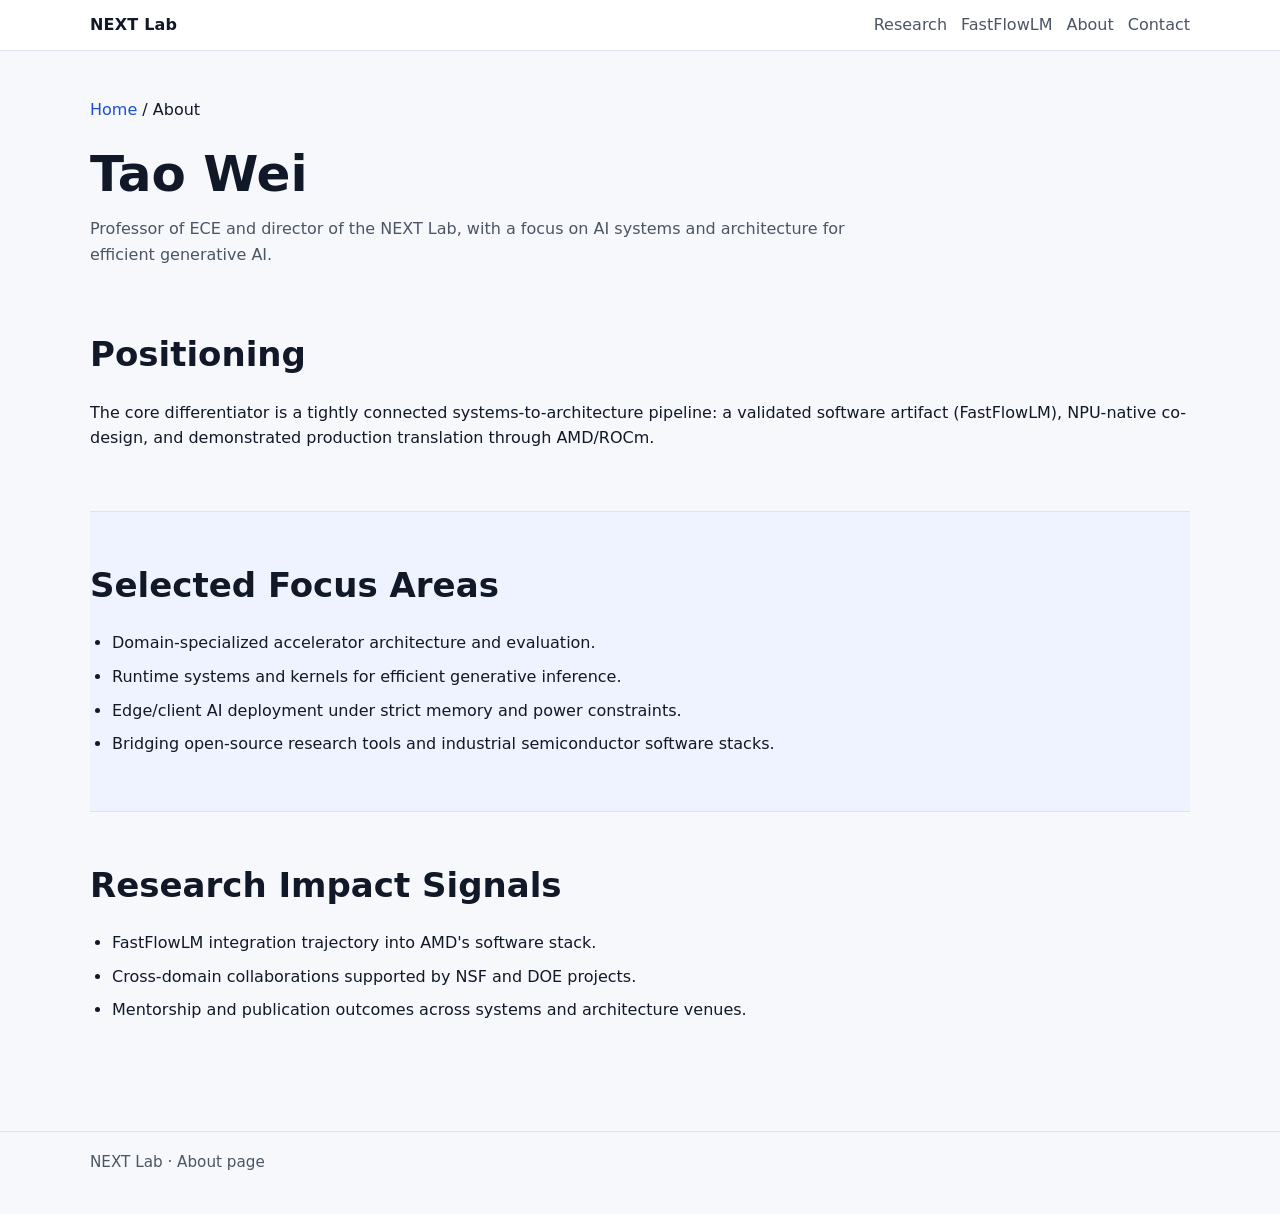
<file: about.html>
<!doctype html>
<html lang="en">
<head>
  <meta charset="utf-8">
  <meta name="viewport" content="width=device-width, initial-scale=1">
  <title>About Tao Wei | NEXT Lab</title>
  <meta name="description" content="About Tao Wei and the NEXT Lab research positioning.">
  <link rel="stylesheet" href="style.css">
</head>
<body>
  <header class="site-header">
    <div class="container nav-wrap">
      <a class="brand" href="index.html">NEXT Lab</a>
      <nav class="site-nav" aria-label="Main navigation">
        <a href="research.html">Research</a>
        <a href="fastflowlm.html">FastFlowLM</a>
        <a href="about.html">About</a>
        <a href="contact.html">Contact</a>
      </nav>
    </div>
  </header>

  <main class="content">
    <div class="container">
      <p class="breadcrumbs"><a href="index.html">Home</a> / About</p>
      <h1>Tao Wei</h1>
      <p class="intro">
        Professor of ECE and director of the NEXT Lab, with a focus on
        AI systems and architecture for efficient generative AI.
      </p>

      <section class="section">
        <h2>Positioning</h2>
        <p>
          The core differentiator is a tightly connected systems-to-architecture pipeline:
          a validated software artifact (FastFlowLM), NPU-native co-design, and demonstrated
          production translation through AMD/ROCm.
        </p>
      </section>

      <section class="section section-muted">
        <h2>Selected Focus Areas</h2>
        <ul class="list-clean">
          <li>Domain-specialized accelerator architecture and evaluation.</li>
          <li>Runtime systems and kernels for efficient generative inference.</li>
          <li>Edge/client AI deployment under strict memory and power constraints.</li>
          <li>Bridging open-source research tools and industrial semiconductor software stacks.</li>
        </ul>
      </section>

      <section class="section">
        <h2>Research Impact Signals</h2>
        <ul class="list-clean">
          <li>FastFlowLM integration trajectory into AMD's software stack.</li>
          <li>Cross-domain collaborations supported by NSF and DOE projects.</li>
          <li>Mentorship and publication outcomes across systems and architecture venues.</li>
        </ul>
      </section>
    </div>
  </main>

  <footer class="site-footer">
    <div class="container">
      <p>NEXT Lab · About page</p>
    </div>
  </footer>
</body>
</html>
</file>
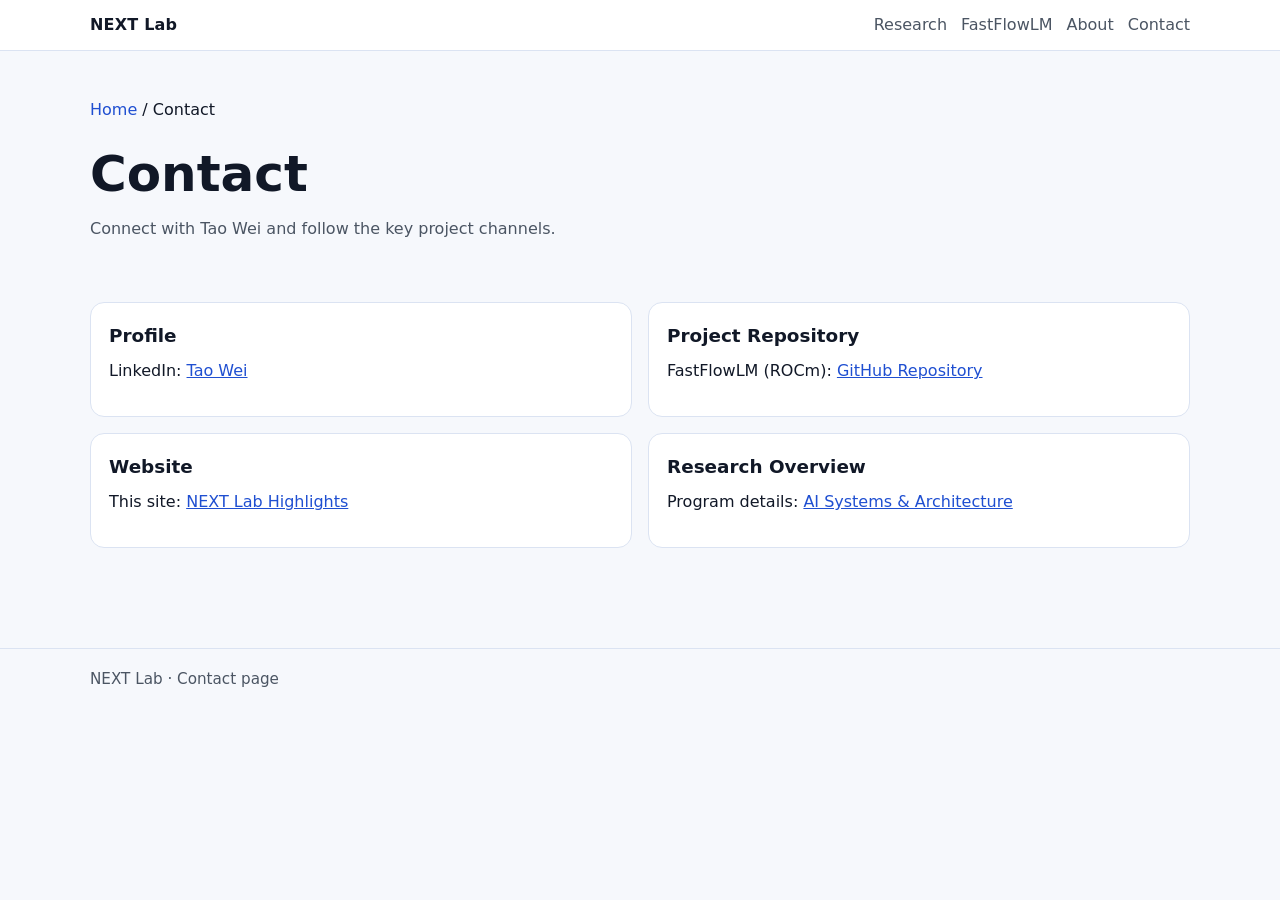
<file: contact.html>
<!doctype html>
<html lang="en">
<head>
  <meta charset="utf-8">
  <meta name="viewport" content="width=device-width, initial-scale=1">
  <title>Contact | NEXT Lab</title>
  <meta name="description" content="Contact links for Tao Wei and NEXT Lab related projects.">
  <link rel="stylesheet" href="style.css">
</head>
<body>
  <header class="site-header">
    <div class="container nav-wrap">
      <a class="brand" href="index.html">NEXT Lab</a>
      <nav class="site-nav" aria-label="Main navigation">
        <a href="research.html">Research</a>
        <a href="fastflowlm.html">FastFlowLM</a>
        <a href="about.html">About</a>
        <a href="contact.html">Contact</a>
      </nav>
    </div>
  </header>

  <main class="content">
    <div class="container">
      <p class="breadcrumbs"><a href="index.html">Home</a> / Contact</p>
      <h1>Contact</h1>
      <p class="intro">Connect with Tao Wei and follow the key project channels.</p>

      <section class="section">
        <div class="grid cards-2">
          <article class="card">
            <h3>Profile</h3>
            <p>
              LinkedIn:
              <a href="https://www.linkedin.com/in/tao-wei-734a121b/">Tao Wei</a>
            </p>
          </article>
          <article class="card">
            <h3>Project Repository</h3>
            <p>
              FastFlowLM (ROCm):
              <a href="https://github.com/ROCm/FastFlowLM">GitHub Repository</a>
            </p>
          </article>
          <article class="card">
            <h3>Website</h3>
            <p>
              This site:
              <a href="index.html">NEXT Lab Highlights</a>
            </p>
          </article>
          <article class="card">
            <h3>Research Overview</h3>
            <p>
              Program details:
              <a href="research.html">AI Systems & Architecture</a>
            </p>
          </article>
        </div>
      </section>
    </div>
  </main>

  <footer class="site-footer">
    <div class="container">
      <p>NEXT Lab · Contact page</p>
    </div>
  </footer>
</body>
</html>
</file>
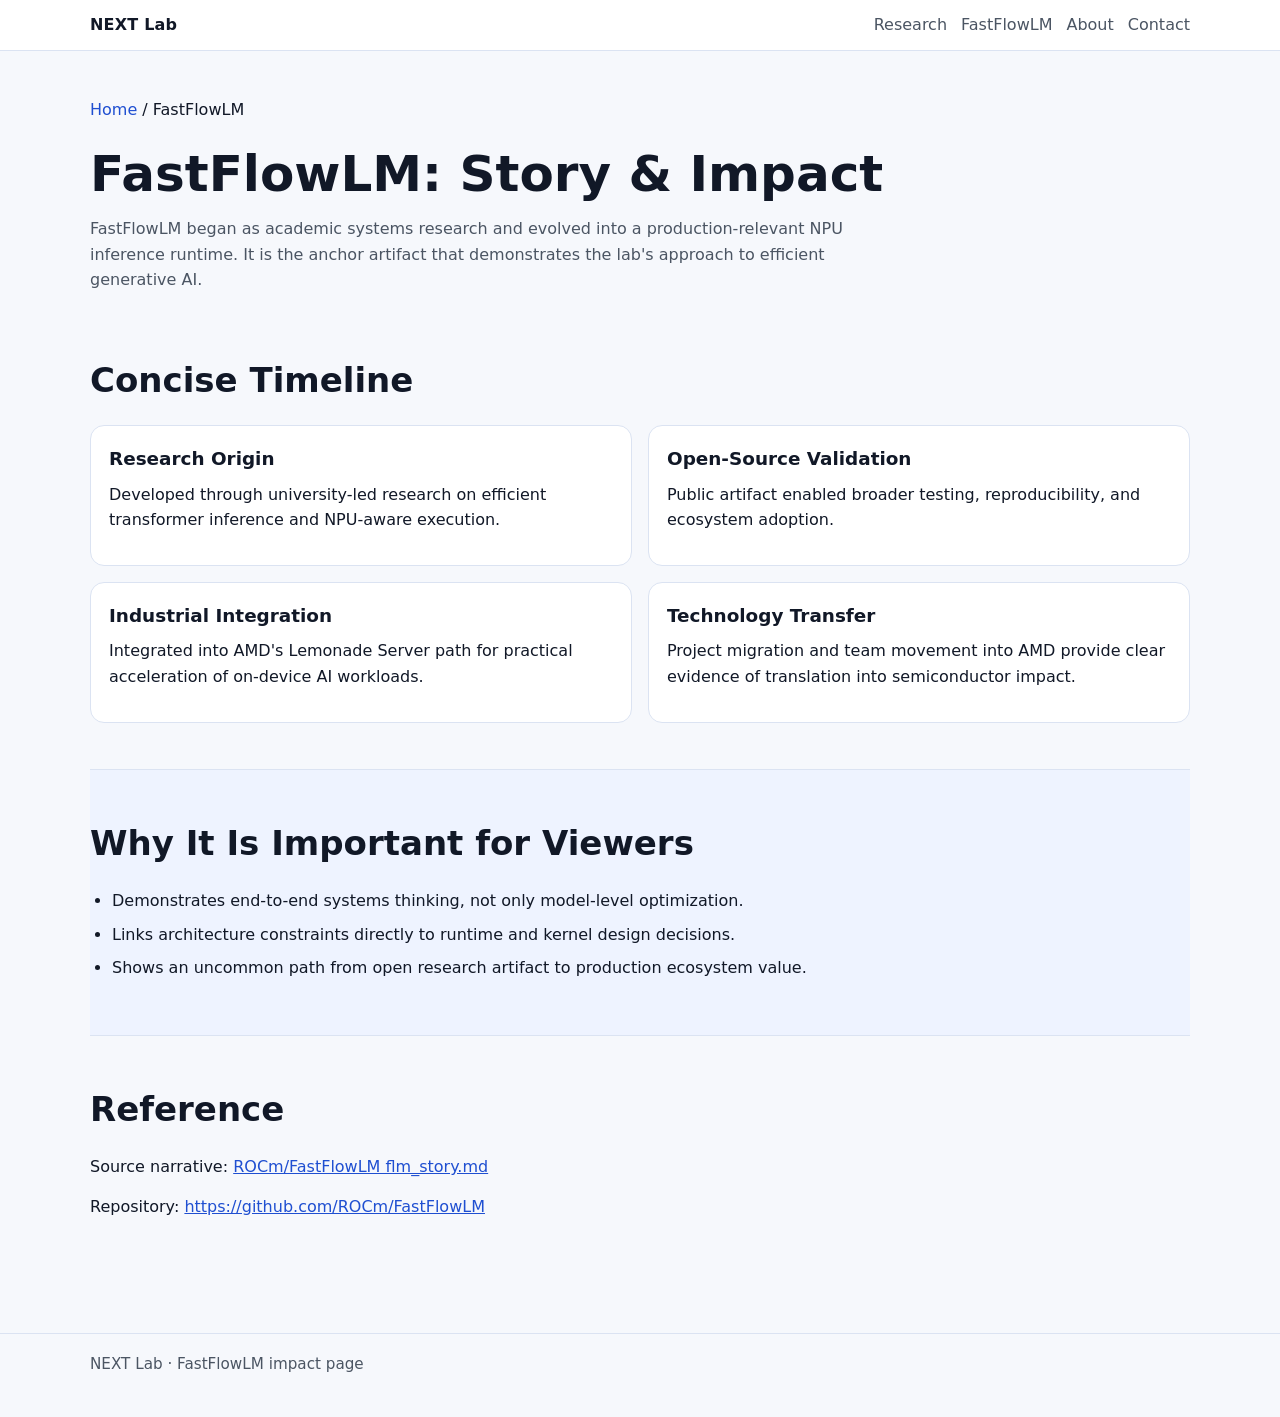
<file: fastflowlm.html>
<!doctype html>
<html lang="en">
<head>
  <meta charset="utf-8">
  <meta name="viewport" content="width=device-width, initial-scale=1">
  <title>FastFlowLM Story & Impact | NEXT Lab</title>
  <meta name="description" content="FastFlowLM: timeline and impact from research prototype to production integration.">
  <link rel="stylesheet" href="style.css">
</head>
<body>
  <header class="site-header">
    <div class="container nav-wrap">
      <a class="brand" href="index.html">NEXT Lab</a>
      <nav class="site-nav" aria-label="Main navigation">
        <a href="research.html">Research</a>
        <a href="fastflowlm.html">FastFlowLM</a>
        <a href="about.html">About</a>
        <a href="contact.html">Contact</a>
      </nav>
    </div>
  </header>

  <main class="content">
    <div class="container">
      <p class="breadcrumbs"><a href="index.html">Home</a> / FastFlowLM</p>
      <h1>FastFlowLM: Story & Impact</h1>
      <p class="intro">
        FastFlowLM began as academic systems research and evolved into a production-relevant
        NPU inference runtime. It is the anchor artifact that demonstrates the lab's approach
        to efficient generative AI.
      </p>

      <section class="section">
        <h2>Concise Timeline</h2>
        <div class="grid cards-2">
          <article class="card">
            <h3>Research Origin</h3>
            <p>Developed through university-led research on efficient transformer inference and NPU-aware execution.</p>
          </article>
          <article class="card">
            <h3>Open-Source Validation</h3>
            <p>Public artifact enabled broader testing, reproducibility, and ecosystem adoption.</p>
          </article>
          <article class="card">
            <h3>Industrial Integration</h3>
            <p>Integrated into AMD's Lemonade Server path for practical acceleration of on-device AI workloads.</p>
          </article>
          <article class="card">
            <h3>Technology Transfer</h3>
            <p>Project migration and team movement into AMD provide clear evidence of translation into semiconductor impact.</p>
          </article>
        </div>
      </section>

      <section class="section section-muted">
        <h2>Why It Is Important for Viewers</h2>
        <ul class="list-clean">
          <li>Demonstrates end-to-end systems thinking, not only model-level optimization.</li>
          <li>Links architecture constraints directly to runtime and kernel design decisions.</li>
          <li>Shows an uncommon path from open research artifact to production ecosystem value.</li>
        </ul>
      </section>

      <section class="section">
        <h2>Reference</h2>
        <p>
          Source narrative:
          <a href="https://github.com/ROCm/FastFlowLM/blob/main/flm_story.md">ROCm/FastFlowLM flm_story.md</a>
        </p>
        <p>
          Repository: <a href="https://github.com/ROCm/FastFlowLM">https://github.com/ROCm/FastFlowLM</a>
        </p>
      </section>
    </div>
  </main>

  <footer class="site-footer">
    <div class="container">
      <p>NEXT Lab · FastFlowLM impact page</p>
    </div>
  </footer>
</body>
</html>
</file>
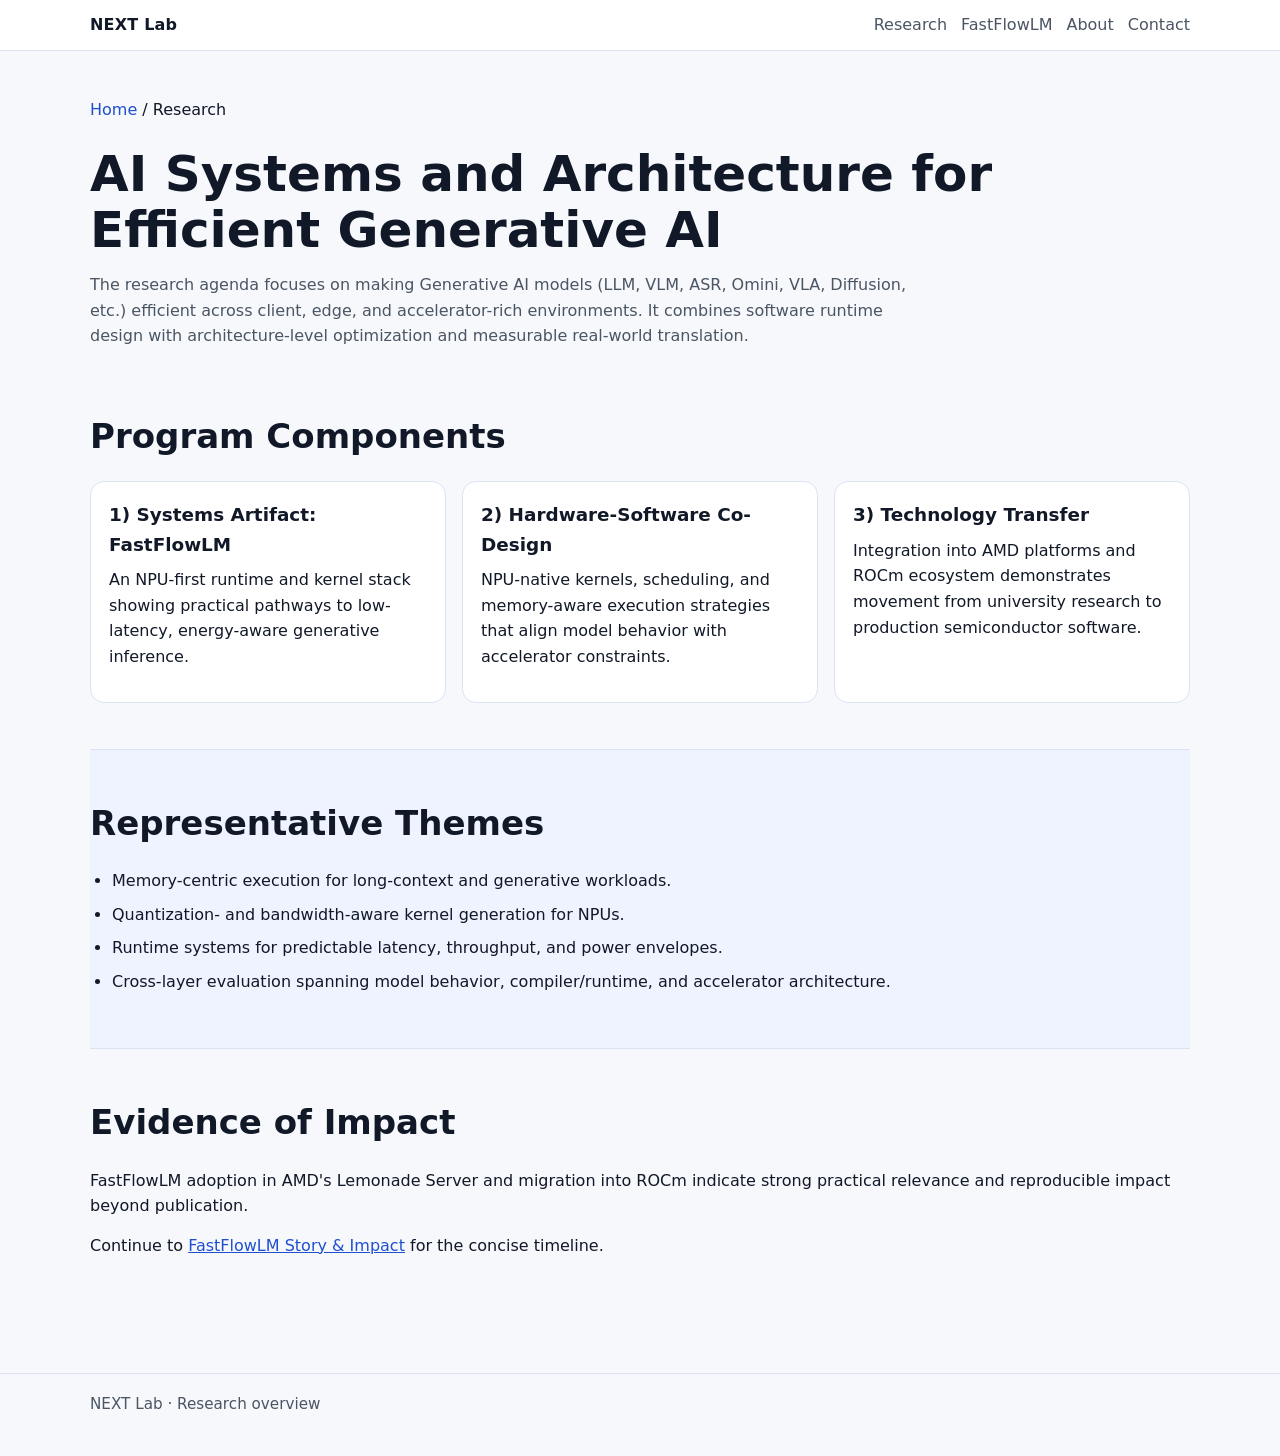
<file: research.html>
<!doctype html>
<html lang="en">
<head>
  <meta charset="utf-8">
  <meta name="viewport" content="width=device-width, initial-scale=1">
  <title>Research | NEXT Lab</title>
  <meta name="description" content="Research program: AI Systems and Architecture for Efficient Generative AI.">
  <link rel="stylesheet" href="style.css">
</head>
<body>
  <header class="site-header">
    <div class="container nav-wrap">
      <a class="brand" href="index.html">NEXT Lab</a>
      <nav class="site-nav" aria-label="Main navigation">
        <a href="research.html">Research</a>
        <a href="fastflowlm.html">FastFlowLM</a>
        <a href="about.html">About</a>
        <a href="contact.html">Contact</a>
      </nav>
    </div>
  </header>

  <main class="content">
    <div class="container">
      <p class="breadcrumbs"><a href="index.html">Home</a> / Research</p>
      <h1>AI Systems and Architecture for Efficient Generative AI</h1>
      <p class="intro">
        The research agenda focuses on making Generative AI models (LLM, VLM, ASR, Omini, VLA, Diffusion, etc.)
        efficient across client, edge,
        and accelerator-rich environments. It combines software runtime design with architecture-level
        optimization and measurable real-world translation.
      </p>

      <section class="section">
        <h2>Program Components</h2>
        <div class="grid cards-3">
          <article class="card">
            <h3>1) Systems Artifact: FastFlowLM</h3>
            <p>
              An NPU-first runtime and kernel stack showing practical pathways to low-latency,
              energy-aware generative inference.
            </p>
          </article>
          <article class="card">
            <h3>2) Hardware-Software Co-Design</h3>
            <p>
              NPU-native kernels, scheduling, and memory-aware execution strategies that align
              model behavior with accelerator constraints.
            </p>
          </article>
          <article class="card">
            <h3>3) Technology Transfer</h3>
            <p>
              Integration into AMD platforms and ROCm ecosystem demonstrates movement from
              university research to production semiconductor software.
            </p>
          </article>
        </div>
      </section>

      <section class="section section-muted">
        <h2>Representative Themes</h2>
        <ul class="list-clean">
          <li>Memory-centric execution for long-context and generative workloads.</li>
          <li>Quantization- and bandwidth-aware kernel generation for NPUs.</li>
          <li>Runtime systems for predictable latency, throughput, and power envelopes.</li>
          <li>Cross-layer evaluation spanning model behavior, compiler/runtime, and accelerator architecture.</li>
        </ul>
      </section>

      <section class="section">
        <h2>Evidence of Impact</h2>
        <p>
          FastFlowLM adoption in AMD's Lemonade Server and migration into ROCm indicate strong practical
          relevance and reproducible impact beyond publication.
        </p>
        <p>
          Continue to <a href="fastflowlm.html">FastFlowLM Story & Impact</a> for the concise timeline.
        </p>
      </section>
    </div>
  </main>

  <footer class="site-footer">
    <div class="container">
      <p>NEXT Lab · Research overview</p>
    </div>
  </footer>
</body>
</html>
</file>
<file: style.css>
:root {
  --bg: #f6f8fc;
  --surface: #ffffff;
  --surface-alt: #eef3ff;
  --text: #111827;
  --muted: #4b5563;
  --border: #dbe3f2;
  --primary: #1f4fd1;
  --primary-dark: #163ca2;
}

* {
  box-sizing: border-box;
}

html, body {
  margin: 0;
  padding: 0;
}

body {
  font-family: Inter, system-ui, -apple-system, "Segoe UI", Roboto, Arial, sans-serif;
  background: var(--bg);
  color: var(--text);
  line-height: 1.6;
}

.container {
  width: min(1100px, 92%);
  margin: 0 auto;
}

.site-header {
  position: sticky;
  top: 0;
  z-index: 20;
  background: rgba(255, 255, 255, 0.94);
  backdrop-filter: blur(6px);
  border-bottom: 1px solid var(--border);
}

.nav-wrap {
  display: flex;
  align-items: center;
  justify-content: space-between;
  gap: 20px;
  padding: 12px 0;
}

.brand {
  font-weight: 750;
  color: var(--text);
  text-decoration: none;
  letter-spacing: 0.2px;
}

.site-nav {
  display: flex;
  flex-wrap: wrap;
  gap: 14px;
}

.site-nav a {
  color: var(--muted);
  text-decoration: none;
  font-weight: 500;
}

.site-nav a:hover {
  color: var(--primary);
}

.hero {
  padding: 64px 0 40px;
  background: linear-gradient(180deg, #eaf0ff 0%, var(--bg) 100%);
  border-bottom: 1px solid var(--border);
}

.eyebrow {
  color: var(--primary);
  font-weight: 700;
  margin: 0 0 10px;
}

h1 {
  font-size: clamp(30px, 5vw, 50px);
  line-height: 1.12;
  margin: 0 0 14px;
}

h2 {
  font-size: clamp(24px, 3.2vw, 34px);
  margin: 0 0 18px;
}

h3 {
  font-size: 1.15rem;
  margin: 0 0 8px;
}

p {
  margin: 0 0 14px;
}

.lead {
  max-width: 760px;
  color: var(--muted);
  font-size: 1.08rem;
}

.hero-subtitle {
  margin-top: -4px;
  font-size: 1.2rem;
  font-weight: 600;
  color: #263a6b;
}

.cta-row {
  display: flex;
  flex-wrap: wrap;
  gap: 12px;
  margin-top: 12px;
}

.btn {
  display: inline-block;
  border-radius: 10px;
  padding: 10px 16px;
  font-weight: 650;
  text-decoration: none;
}

.btn-primary {
  background: var(--primary);
  color: #fff;
}

.btn-primary:hover {
  background: var(--primary-dark);
}

.btn-secondary {
  background: #fff;
  color: var(--primary);
  border: 1px solid #b8c9f7;
}

.section {
  padding: 46px 0;
}

.section-muted {
  background: var(--surface-alt);
  border-top: 1px solid var(--border);
  border-bottom: 1px solid var(--border);
}

.grid {
  display: grid;
  gap: 16px;
}

.cards-3 {
  grid-template-columns: repeat(3, minmax(0, 1fr));
}

.cards-2 {
  grid-template-columns: repeat(2, minmax(0, 1fr));
}

.card {
  background: var(--surface);
  border: 1px solid var(--border);
  border-radius: 14px;
  padding: 18px;
}

.card-link {
  color: inherit;
  text-decoration: none;
  transition: transform 0.16s ease, box-shadow 0.16s ease;
}

.card-link:hover {
  transform: translateY(-1px);
  box-shadow: 0 6px 18px rgba(31, 79, 209, 0.11);
}

.feature-list {
  margin: 0;
  padding-left: 20px;
}

.feature-list li {
  margin-bottom: 8px;
}

.gallery-grid {
  display: grid;
  grid-template-columns: repeat(3, minmax(0, 1fr));
  gap: 16px;
}

.photo-card {
  margin: 0;
  background: var(--surface);
  border: 1px solid var(--border);
  border-radius: 14px;
  overflow: hidden;
}

.photo-card img {
  display: block;
  width: 100%;
  height: 250px;
  object-fit: cover;
}

.photo-card figcaption {
  padding: 10px 12px;
  font-weight: 600;
}

.timeline {
  margin: 8px 0 0;
  padding: 0;
  list-style: none;
  border-left: 3px solid #c7d6fb;
}

.timeline li {
  position: relative;
  margin: 0 0 12px;
  padding: 0 0 0 14px;
}

.timeline li::before {
  content: "";
  position: absolute;
  left: -7px;
  top: 8px;
  width: 10px;
  height: 10px;
  border-radius: 50%;
  background: var(--primary);
}

.timeline .time {
  display: inline-block;
  min-width: 92px;
  margin-right: 6px;
  color: var(--primary-dark);
  font-weight: 700;
}

.content {
  padding: 36px 0 54px;
}

.content .intro {
  color: var(--muted);
  max-width: 820px;
}

.list-clean {
  margin: 0;
  padding-left: 22px;
}

.list-clean li {
  margin-bottom: 8px;
}

.site-footer {
  border-top: 1px solid var(--border);
  padding: 18px 0 26px;
  color: var(--muted);
  font-size: 0.95rem;
}

.breadcrumbs {
  margin: 10px 0 24px;
}

.breadcrumbs a {
  text-decoration: none;
  color: var(--primary);
}

a {
  color: var(--primary);
}

@media (max-width: 900px) {
  .cards-3 {
    grid-template-columns: 1fr;
  }

  .cards-2 {
    grid-template-columns: 1fr;
  }

  .gallery-grid {
    grid-template-columns: 1fr;
  }

  .photo-card img {
    height: 220px;
  }
}
</file>
